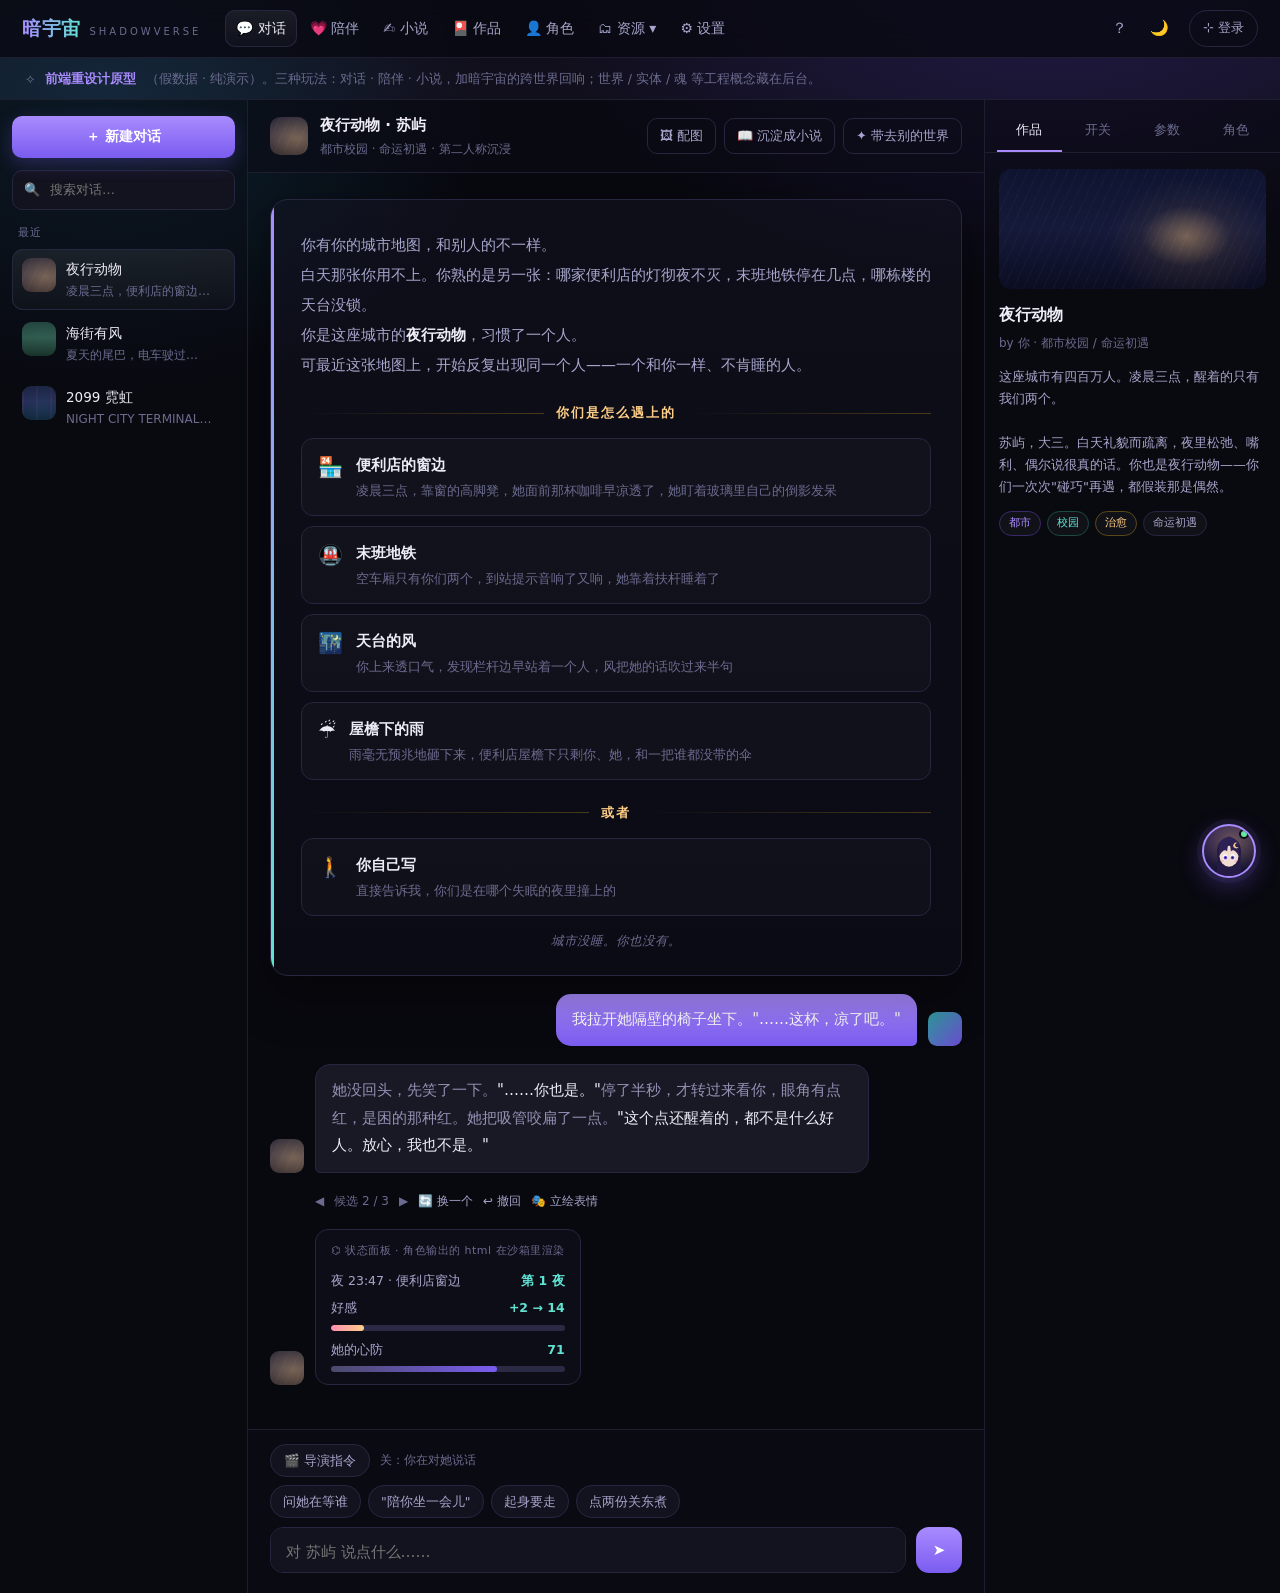
<file: ui-prototype.html>
<!DOCTYPE html>
<html lang="zh">
<head>
<meta charset="utf-8">
<meta name="viewport" content="width=device-width, initial-scale=1">
<title>暗宇宙 · ShadowVerse —— 前端重设计原型</title>
<style>
:root{
  --bg:#08080f; --bg-glow1:#1c1640; --bg-glow2:#0c2330;
  --surface:#13131f; --surface2:#191926; --surface3:#20203140;
  --line:#262640; --line-soft:#1e1e30;
  --ink:#edecf6; --dim:#a6a6cc; --faint:#6b6b8f;
  --violet:#a98bff; --violet-d:#7a5cf0; --cyan:#5fe3d2; --gold:#ffce86; --rose:#ff8fb0;
  --good:#62e6a4; --bad:#ff6f7d;
  --radius:16px; --radius-sm:11px;
  --shadow:0 18px 50px #00000066;
}
*{box-sizing:border-box}
html,body{height:100%}
body{
  margin:0;color:var(--ink);
  font:15px/1.7 -apple-system,system-ui,"Segoe UI","Noto Sans SC","Microsoft YaHei",sans-serif;
  background:
    radial-gradient(900px 600px at 82% -8%, var(--bg-glow1) 0%, transparent 60%),
    radial-gradient(700px 520px at 8% 12%, var(--bg-glow2) 0%, transparent 55%),
    var(--bg);
  background-attachment:fixed;
}
a{color:inherit;text-decoration:none;cursor:pointer}
button{font:inherit;cursor:pointer}
::-webkit-scrollbar{width:10px;height:10px}
::-webkit-scrollbar-thumb{background:#2a2a44;border-radius:8px;border:2px solid transparent;background-clip:content-box}
::-webkit-scrollbar-thumb:hover{background:#3a3a5c;background-clip:content-box}

/* ---------- top bar ---------- */
.topbar{
  position:sticky;top:0;z-index:30;display:flex;align-items:center;gap:6px;
  padding:0 22px;height:58px;
  background:#0a0a14cc;backdrop-filter:blur(14px);border-bottom:1px solid var(--line-soft);
}
.brand{display:flex;align-items:baseline;gap:9px;margin-right:18px;user-select:none}
.brand .logo{font-size:19px;font-weight:800;letter-spacing:.5px;
  background:linear-gradient(92deg,var(--violet),var(--cyan));-webkit-background-clip:text;background-clip:text;color:transparent}
.brand .en{font-size:10px;letter-spacing:3px;color:var(--faint);text-transform:uppercase}
.nav{display:flex;gap:2px}
.nav a{display:flex;align-items:center;gap:6px;padding:7px 11px;border-radius:10px;color:var(--dim);font-size:14px;transition:.15s}
.nav a .ic{width:16px;height:16px;opacity:.85}
.nav a:hover{background:#ffffff0a;color:var(--ink)}
.nav a.on{color:var(--ink);background:linear-gradient(180deg,#ffffff12,#ffffff06);box-shadow:inset 0 0 0 1px var(--line)}
.spacer{flex:1}
.iconbtn{width:34px;height:34px;display:grid;place-items:center;border-radius:9px;color:var(--dim);background:transparent;border:none;transition:.15s}
.iconbtn:hover{background:#ffffff0d;color:var(--ink)}
.loginpill{margin-left:6px;display:flex;align-items:center;gap:7px;padding:6px 13px;border-radius:20px;border:1px solid var(--line);color:var(--dim);font-size:13px}
.loginpill:hover{border-color:var(--violet);color:var(--ink)}

.page{display:none;animation:fade .25s ease}
.page.on{display:block}
@keyframes fade{from{opacity:0;transform:translateY(6px)}to{opacity:1;transform:none}}
.wrap{max-width:1280px;margin:0 auto;padding:30px 26px 80px}

/* ---------- buttons / chips ---------- */
.btn{display:inline-flex;align-items:center;gap:7px;border:none;border-radius:10px;padding:9px 16px;font-size:14px;font-weight:600;color:#fff;
  background:linear-gradient(180deg,var(--violet),var(--violet-d));box-shadow:0 6px 18px #7a5cf044;transition:.15s}
.btn:hover{filter:brightness(1.08);transform:translateY(-1px)}
.btn.ghost{background:transparent;color:var(--dim);border:1px solid var(--line);box-shadow:none;font-weight:500}
.btn.ghost:hover{border-color:var(--violet);color:var(--ink)}
.btn.sm{padding:6px 12px;font-size:13px}
.btn.ai{background:linear-gradient(92deg,#6a4ad0,#2f9e9e)}
.searchbar{flex:1;display:flex;align-items:center;gap:9px;background:var(--surface);border:1px solid var(--line);border-radius:12px;padding:9px 14px;color:var(--faint)}
.searchbar input{flex:1;background:transparent;border:none;outline:none;color:var(--ink);font:inherit}
.chips{display:flex;gap:8px;flex-wrap:wrap;margin:16px 0 22px}
.fchip{padding:6px 14px;border-radius:20px;font-size:13px;color:var(--dim);background:var(--surface);border:1px solid var(--line);transition:.15s}
.fchip:hover{color:var(--ink);border-color:#3a3a5c}
.fchip.on{color:#fff;background:linear-gradient(180deg,var(--violet),var(--violet-d));border-color:transparent}

/* ---------- works gallery ---------- */
.page-head{display:flex;align-items:center;gap:14px;margin-bottom:8px}
.page-head h1{font-size:24px;margin:0;letter-spacing:.5px}
.page-head .sub{color:var(--faint);font-size:13px}
.toolrow{display:flex;align-items:center;gap:10px;margin:18px 0 4px}
.works{display:grid;grid-template-columns:repeat(auto-fill,minmax(280px,1fr));gap:20px}
.work{background:var(--surface);border:1px solid var(--line);border-radius:var(--radius);overflow:hidden;cursor:pointer;transition:.18s;position:relative}
.work:hover{transform:translateY(-4px);border-color:#3b3b62;box-shadow:var(--shadow)}
.cover{height:168px;position:relative;overflow:hidden}
.cover .sigil{position:absolute;right:14px;bottom:12px;font-size:30px;filter:drop-shadow(0 2px 6px #0008)}
.cover .vig{position:absolute;inset:0;background:linear-gradient(180deg,transparent 40%,#0b0b13 100%)}
.work .body{padding:14px 16px 16px}
.work h3{margin:0 0 5px;font-size:17px;display:flex;align-items:center;gap:8px}
.work .desc{color:var(--dim);font-size:13px;line-height:1.6;display:-webkit-box;-webkit-line-clamp:2;-webkit-box-orient:vertical;overflow:hidden;min-height:42px}
.tags{display:flex;gap:6px;flex-wrap:wrap;margin-top:10px}
.tag{font-size:11px;padding:2px 9px;border-radius:20px;color:var(--dim);background:#ffffff08;border:1px solid var(--line)}
.tag.v{color:var(--violet);border-color:#3a2a6a}.tag.c{color:var(--cyan);border-color:#1c4a45}.tag.g{color:var(--gold);border-color:#5a4a1a}
.work .foot{display:flex;align-items:center;justify-content:space-between;margin-top:12px;color:var(--faint);font-size:12px}
.work .menu{position:absolute;top:10px;right:10px;width:28px;height:28px;border-radius:8px;background:#0009;color:#fff;display:grid;place-items:center;opacity:0;transition:.15s}
.work:hover .menu{opacity:1}
.newcard{border:1px dashed var(--line);background:#ffffff04;display:grid;place-items:center;min-height:280px;color:var(--faint);text-align:center}
.newcard:hover{border-color:var(--violet);color:var(--ink)}

/* covers (gradient art placeholders) */
.cv-night{background:
  repeating-linear-gradient(115deg,#ffffff07 0 1px,transparent 1px 9px),
  radial-gradient(120px 90px at 72% 60%, #ffb86322 0%, transparent 70%),
  radial-gradient(60px 40px at 70% 56%, #ffcf8a55 0%, transparent 75%),
  linear-gradient(180deg,#0e1430 0%,#161a3a 50%,#0b0d22 100%)}
.cv-wuxia{background:
  radial-gradient(200px 120px at 30% 20%, #ffffff14 0%, transparent 60%),
  linear-gradient(180deg,#1b2230 0%,#2a3340 40%,#10151c 100%)}
.cv-cyber{background:
  repeating-linear-gradient(90deg,#ff4d9d10 0 2px,transparent 2px 14px),
  radial-gradient(140px 100px at 60% 70%, #2fd6ff33 0%, transparent 70%),
  linear-gradient(180deg,#170a26 0%,#241038 45%,#0a0716 100%)}
.cv-heal{background:
  radial-gradient(180px 120px at 70% 30%, #8be0c422 0%, transparent 65%),
  linear-gradient(180deg,#16302e 0%,#244a3f 45%,#0e201c 100%)}

/* ---------- chat / RP ---------- */
.chatgrid{display:grid;grid-template-columns:248px 1fr 296px;gap:0;height:calc(100vh - 58px)}
.convlist{border-right:1px solid var(--line-soft);padding:16px 12px;overflow:auto;background:#0b0b1366}
.convlist .newconv{width:100%;justify-content:center;margin-bottom:12px}
.convsearch{display:flex;align-items:center;gap:8px;background:var(--surface);border:1px solid var(--line);border-radius:10px;padding:7px 11px;color:var(--faint);font-size:13px;margin-bottom:12px}
.convsearch input{flex:1;background:transparent;border:none;outline:none;color:var(--ink);font:inherit;font-size:13px}
.convgrp{font-size:11px;color:var(--faint);letter-spacing:1px;margin:14px 6px 6px}
.conv{display:flex;gap:10px;padding:9px 10px;border-radius:11px;margin-bottom:3px;transition:.12s}
.conv:hover{background:#ffffff0a}
.conv.on{background:linear-gradient(180deg,#ffffff12,#ffffff05);box-shadow:inset 0 0 0 1px var(--line)}
.conv .av{width:34px;height:34px;border-radius:9px;flex:0 0 auto;background-size:cover}
.conv .t{min-width:0}
.conv .t .nm{font-size:13.5px;color:var(--ink);white-space:nowrap;overflow:hidden;text-overflow:ellipsis}
.conv .t .pv{font-size:12px;color:var(--faint);white-space:nowrap;overflow:hidden;text-overflow:ellipsis}

.chatmain{display:flex;flex-direction:column;min-width:0;background:radial-gradient(700px 400px at 50% -20%,#15102e 0%,transparent 60%)}
.chathead{display:flex;align-items:center;gap:12px;padding:13px 22px;border-bottom:1px solid var(--line-soft);background:#0a0a1499}
.chathead .av{width:38px;height:38px;border-radius:10px;background-size:cover}
.chathead .nm{font-size:15px;font-weight:600}
.chathead .meta{font-size:12px;color:var(--faint)}
.scroll{flex:1;overflow:auto;padding:26px 0}
.thread{max-width:760px;margin:0 auto;padding:0 22px}

/* styled opening (作品 first message rendered) */
.opening{background:linear-gradient(180deg,#14142480,#0e0e1a80);border:1px solid var(--line);border-radius:18px;padding:30px 30px 24px;box-shadow:var(--shadow);position:relative;overflow:hidden}
.opening::before{content:"";position:absolute;left:0;top:0;bottom:0;width:3px;background:linear-gradient(180deg,var(--violet),var(--cyan))}
.opening .lead{color:var(--dim);line-height:2;font-size:15px}
.opening .lead b{color:var(--ink)}
.opening .div{display:flex;align-items:center;gap:12px;color:var(--gold);font-size:13px;letter-spacing:2px;margin:22px 0 14px;font-weight:600}
.opening .div::before,.opening .div::after{content:"";height:1px;flex:1;background:linear-gradient(90deg,transparent,#4a3a1a)}
.choice{display:flex;gap:13px;align-items:flex-start;padding:14px 16px;border-radius:12px;border:1px solid var(--line);background:#ffffff05;margin-bottom:10px;transition:.15s}
.choice:hover{border-color:var(--violet);background:#a98bff12;transform:translateX(3px)}
.choice .em{font-size:20px;line-height:1.4}
.choice .ct .h{font-size:14.5px;color:var(--ink);font-weight:600}
.choice .ct .d{font-size:12.5px;color:var(--faint);margin-top:2px}
.opening .free{text-align:center;color:var(--faint);font-size:12.5px;margin-top:14px;font-style:italic}

.brow{display:flex;gap:11px;margin:18px 0;align-items:flex-end}
.brow.user{flex-direction:row-reverse}
.brow .cav{width:34px;height:34px;border-radius:9px;flex:0 0 auto;background-size:cover}
.bubble{padding:12px 16px;border-radius:15px;max-width:80%;line-height:1.85;white-space:pre-wrap}
.bubble.char{background:var(--surface2);border:1px solid var(--line);border-bottom-left-radius:5px}
.bubble.char em{color:var(--dim);font-style:normal;opacity:.85}
.bubble.user{background:linear-gradient(180deg,var(--violet),var(--violet-d));color:#fff;border-bottom-right-radius:5px}

.composer{padding:14px 22px 20px;border-top:1px solid var(--line-soft);background:#0a0a14cc}
.composer .box{max-width:760px;margin:0 auto;display:flex;gap:10px;align-items:flex-end}
.composer textarea{flex:1;background:var(--surface);border:1px solid var(--line);border-radius:13px;padding:12px 15px;color:var(--ink);font:inherit;resize:none;height:46px;outline:none}
.composer textarea:focus{border-color:var(--violet)}
.sendbtn{width:46px;height:46px;border-radius:13px;border:none;display:grid;place-items:center;color:#fff;background:linear-gradient(180deg,var(--violet),var(--violet-d))}

/* right panel */
.rpanel{border-left:1px solid var(--line-soft);background:#0b0b1366;display:flex;flex-direction:column}
.ptabs{display:flex;padding:10px 12px 0;gap:4px;border-bottom:1px solid var(--line-soft)}
.ptab{flex:1;text-align:center;padding:9px 0;font-size:13px;color:var(--faint);border-bottom:2px solid transparent;transition:.15s}
.ptab:hover{color:var(--dim)}
.ptab.on{color:var(--ink);border-bottom-color:var(--violet)}
.pbody{flex:1;overflow:auto;padding:16px 14px}
.ptab-pane{display:none}.ptab-pane.on{display:block}
.cardinfo .cov{height:120px;border-radius:12px;margin-bottom:12px}
.cardinfo h3{margin:0 0 4px;font-size:16px}
.cardinfo .by{color:var(--faint);font-size:12px;margin-bottom:10px}
.cardinfo p{color:var(--dim);font-size:13px;line-height:1.7}

.sw-grp{font-size:11px;letter-spacing:1px;color:var(--faint);margin:16px 2px 8px}
.sw-grp:first-child{margin-top:0}
.sw{display:flex;align-items:center;justify-content:space-between;padding:8px 4px;border-bottom:1px solid var(--line-soft)}
.sw .l{font-size:13.5px;color:var(--dim)}
.sw .l small{display:block;color:var(--faint);font-size:11px;margin-top:1px}
.toggle{width:38px;height:22px;border-radius:20px;background:#33334e;position:relative;transition:.18s;flex:0 0 auto}
.toggle::after{content:"";position:absolute;top:2px;left:2px;width:18px;height:18px;border-radius:50%;background:#cfcfe6;transition:.18s}
.toggle.on{background:linear-gradient(90deg,var(--violet),var(--violet-d))}
.toggle.on::after{left:18px;background:#fff}
.slider-row{margin:14px 2px}
.slider-row .lab{display:flex;justify-content:space-between;font-size:13px;color:var(--dim);margin-bottom:6px}
.slider-row .lab b{color:var(--cyan)}
.track{height:6px;border-radius:6px;background:#2a2a44;position:relative}
.track .fill{position:absolute;left:0;top:0;bottom:0;border-radius:6px;background:linear-gradient(90deg,var(--violet),var(--cyan))}
.track .knob{position:absolute;top:50%;width:14px;height:14px;border-radius:50%;background:#fff;transform:translate(-50%,-50%);box-shadow:0 1px 4px #0006}

/* variable panel */
.var{margin:12px 2px}
.var .vh{display:flex;justify-content:space-between;font-size:13px;margin-bottom:5px}
.var .vh .vn{color:var(--dim)}.var .vh .vv{color:var(--cyan);font-weight:600}
.vtrack{height:8px;border-radius:6px;background:#2a2a44;overflow:hidden}
.vtrack .vf{height:100%;border-radius:6px}

/* ---------- worldbook ---------- */
.wb{display:grid;grid-template-columns:260px 1fr;gap:18px;align-items:start}
.wb .list{background:var(--surface);border:1px solid var(--line);border-radius:var(--radius);padding:8px;max-height:70vh;overflow:auto}
.wb .entry{padding:10px 12px;border-radius:10px;font-size:14px;color:var(--dim);transition:.12s;display:flex;justify-content:space-between;align-items:center}
.wb .entry:hover{background:#ffffff08;color:var(--ink)}
.wb .entry.on{background:linear-gradient(180deg,#ffffff12,#ffffff05);color:var(--ink);box-shadow:inset 0 0 0 1px var(--line)}
.wb .entry .badge{font-size:10px;padding:1px 7px;border-radius:20px;background:#a98bff22;color:var(--violet)}
.wb .editor{background:var(--surface);border:1px solid var(--line);border-radius:var(--radius);padding:22px 24px}
.field{margin-bottom:16px}
.field label{display:block;font-size:12px;color:var(--faint);margin-bottom:6px;letter-spacing:.5px}
.field input,.field textarea,.field select{width:100%;background:#0d0d18;border:1px solid var(--line);border-radius:10px;padding:10px 13px;color:var(--ink);font:inherit;outline:none}
.field textarea{resize:vertical;line-height:1.8}
.field input:focus,.field textarea:focus,.field select:focus{border-color:var(--violet)}
.kwrow{display:flex;gap:6px;flex-wrap:wrap}
.kw{font-size:12px;padding:3px 10px;border-radius:20px;background:#a98bff18;border:1px solid #3a2a6a;color:var(--violet)}
.grid2{display:grid;grid-template-columns:1fr 1fr;gap:16px}
.swline{display:flex;align-items:center;justify-content:space-between;padding:9px 0;border-bottom:1px solid var(--line-soft);font-size:13.5px;color:var(--dim)}

/* ---------- presets ---------- */
.preset-head{display:flex;gap:10px;align-items:center;margin-bottom:18px}
.preset-head select{background:var(--surface);border:1px solid var(--line);border-radius:10px;padding:9px 13px;color:var(--ink);font:inherit;outline:none}
.modlist{display:flex;flex-direction:column;gap:10px;max-width:760px}
.mod{display:flex;align-items:center;gap:14px;background:var(--surface);border:1px solid var(--line);border-radius:12px;padding:14px 16px;transition:.15s}
.mod:hover{border-color:#3a3a5c}
.mod .grip{color:var(--faint)}
.mod .info{flex:1}
.mod .info .h{font-size:14.5px;display:flex;align-items:center;gap:8px}
.mod .info .d{font-size:12.5px;color:var(--faint);margin-top:2px}
.pill{font-size:10px;padding:1px 8px;border-radius:20px;border:1px solid var(--line)}
.pill.sys{color:var(--cyan);border-color:#1c4a45}.pill.style{color:var(--gold);border-color:#5a4a1a}.pill.guard{color:var(--rose);border-color:#5a2336}

/* ---------- settings ---------- */
.set-tabs{display:inline-flex;gap:4px;background:var(--surface);border:1px solid var(--line);border-radius:12px;padding:5px;margin-bottom:24px;flex-wrap:wrap}
.set-tab{padding:8px 16px;border-radius:9px;font-size:13.5px;color:var(--dim);transition:.15s}
.set-tab:hover{color:var(--ink)}
.set-tab.on{color:#fff;background:linear-gradient(180deg,var(--violet),var(--violet-d))}
.set-pane{display:none;max-width:640px}.set-pane.on{display:block}

.note{color:var(--faint);font-size:12.5px;margin-top:6px;line-height:1.6}
.banner{max-width:1280px;margin:0 auto;padding:10px 26px;display:flex;align-items:center;gap:10px;font-size:12.5px;color:var(--faint);
  background:#a98bff0d;border-bottom:1px solid var(--line-soft)}
.banner b{color:var(--violet)}
.empty{color:var(--faint);text-align:center;padding:50px}

/* ---------- companion (虚拟女友) ---------- */
.comp{display:grid;grid-template-columns:300px 1fr;gap:22px;align-items:start}
.her{background:var(--surface);border:1px solid var(--line);border-radius:var(--radius);overflow:hidden;position:sticky;top:78px}
.her .portrait{height:340px;position:relative}
.her .portrait .vig{position:absolute;inset:0;background:linear-gradient(180deg,transparent 45%,#0b0b13f2 100%)}
.her .portrait .name{position:absolute;left:16px;bottom:14px}
.her .portrait .name b{display:block;font-size:21px}
.her .portrait .name span{font-size:12px;color:var(--dim)}
.her .stat{padding:14px 16px}
.her .stat .line{display:flex;align-items:center;gap:9px;color:var(--dim);font-size:13px;margin-bottom:7px}
.her .stat .line i{color:var(--cyan);font-style:normal;width:14px;text-align:center}
.compmain>section{background:var(--surface);border:1px solid var(--line);border-radius:var(--radius);padding:18px 20px;margin-bottom:18px}
.compmain h2{font-size:14px;margin:0 0 14px;color:var(--ink);display:flex;align-items:center;gap:10px}
.compmain h2 small{color:var(--faint);font-weight:400;font-size:12px}
.rel{display:grid;grid-template-columns:1fr 1fr;gap:14px 28px}
.relrow .rt{display:flex;justify-content:space-between;font-size:13px;margin-bottom:5px}
.relrow .rt .rn{color:var(--dim)}.relrow .rt .rv{color:var(--cyan);font-weight:600}
.reltrack{height:7px;border-radius:6px;background:#2a2a44;overflow:hidden}
.reltrack .rf{height:100%;border-radius:6px}
.stage{display:inline-flex;align-items:center;gap:8px;background:#a98bff18;border:1px solid #3a2a6a;color:var(--violet);border-radius:20px;padding:5px 14px;font-size:13px}
.mem{border-left:2px solid var(--gold);padding:6px 16px;color:var(--dim);font-style:italic;line-height:1.9;background:#ffce8608}
.proactive{display:flex;gap:11px;align-items:flex-start;background:#0d0d18;border:1px solid var(--line);border-radius:12px;padding:13px 15px}
.proactive .av{width:36px;height:36px;border-radius:9px;flex:0 0 auto;background-size:cover}
.proactive .txt{font-size:14px;line-height:1.8}
.proactive .when{color:var(--faint);font-size:11px;margin-top:5px}
.miles{position:relative;border-left:2px solid var(--line);margin-left:6px;padding-left:18px}
.mile{position:relative;margin-bottom:14px}
.mile:last-child{margin-bottom:0}
.mile::before{content:"";position:absolute;left:-25px;top:6px;width:9px;height:9px;border-radius:50%;background:var(--violet)}
.mile .mt{font-size:11px;color:var(--faint)}
.mile .md{font-size:13.5px;color:var(--dim);margin-top:2px;line-height:1.7}

/* ---------- novel (小说创作) ---------- */
.novel{display:grid;grid-template-columns:230px 1fr 252px;height:calc(100vh - 58px)}
.nv-side{border-right:1px solid var(--line-soft);padding:16px 12px;overflow:auto;background:#0b0b1366}
.nv-side .grp{font-size:11px;color:var(--faint);letter-spacing:1px;margin:6px 6px 8px}
.nv-ch{padding:9px 11px;border-radius:9px;font-size:13.5px;color:var(--dim);transition:.12s;display:flex;justify-content:space-between;gap:8px}
.nv-ch:hover{background:#ffffff0a;color:var(--ink)}
.nv-ch.on{background:linear-gradient(180deg,#ffffff12,#ffffff05);color:var(--ink);box-shadow:inset 0 0 0 1px var(--line)}
.nv-ch .w{color:var(--faint);font-size:11px;flex:0 0 auto}
.nv-read{overflow:auto;background:radial-gradient(700px 360px at 50% -20%,#15102e 0%,transparent 60%)}
.reader2{max-width:660px;margin:0 auto;padding:42px 30px 70px}
.reader2 .ch-t{font-size:12px;color:var(--faint);letter-spacing:6px;text-align:center;margin-bottom:8px}
.reader2 h2{font-size:25px;text-align:center;margin:0 0 32px;font-weight:600;letter-spacing:1px}
.reader2 .prose{font-family:Georgia,"Songti SC","Noto Serif SC",serif;font-size:17px;line-height:2.2;color:#dadaec}
.reader2 .prose p{margin:0 0 18px;text-indent:2em}
.contbar{max-width:660px;margin:26px auto 0;display:flex;gap:10px;justify-content:center;flex-wrap:wrap;border-top:1px solid var(--line-soft);padding-top:24px}
.nv-meta{border-left:1px solid var(--line-soft);padding:18px 16px;overflow:auto;background:#0b0b1366}
.nv-meta h3{font-size:12px;color:var(--faint);letter-spacing:1px;margin:18px 0 10px}
.nv-meta h3:first-child{margin-top:0}
.metarow{display:flex;justify-content:space-between;font-size:13px;color:var(--dim);padding:6px 0;border-bottom:1px solid var(--line-soft)}
.metarow b{color:var(--ink);font-weight:600}
.hook{font-size:12.5px;color:var(--dim);padding:8px 0;border-bottom:1px solid var(--line-soft);display:flex;gap:9px;align-items:flex-start;line-height:1.5}
.hdot{width:7px;height:7px;border-radius:50%;flex:0 0 auto;margin-top:5px}
.hdot.open{background:var(--gold)}.hdot.done{background:var(--good)}.hdot.alpha{background:var(--rose)}
.pipe{display:flex;gap:6px;flex-wrap:wrap}
.pipe .step{font-size:11px;padding:3px 10px;border-radius:20px;border:1px solid var(--line);color:var(--faint)}
.pipe .step.done{color:var(--good);border-color:#1c4a3a}
.pipe .step.now{color:var(--violet);border-color:#3a2a6a}

/* ---------- characters (角色) ---------- */
.chars{display:grid;grid-template-columns:repeat(auto-fill,minmax(210px,1fr));gap:18px}
.charcard{background:var(--surface);border:1px solid var(--line);border-radius:var(--radius);padding:20px 18px;text-align:center;cursor:pointer;transition:.18s;position:relative}
.charcard:hover{transform:translateY(-4px);border-color:#3b3b62;box-shadow:var(--shadow)}
.charcard .av{width:88px;height:88px;border-radius:50%;margin:0 auto 12px;border:2px solid var(--line);background-size:cover}
.charcard h3{margin:0 0 3px;font-size:16px}
.charcard .role{font-size:12px;color:var(--faint);margin-bottom:9px}
.charcard .from{font-size:12px;color:var(--dim)}
.charcard .xw{position:absolute;top:12px;right:12px;font-size:10px;color:var(--violet);background:#a98bff18;border:1px solid #3a2a6a;border-radius:20px;padding:2px 9px}
.charcard.newcard{display:grid;place-items:center;min-height:220px}

/* ---------- 悬浮看板娘（缩=小标 / 展=立绘）---------- */
.kanban{position:fixed;right:24px;bottom:22px;z-index:80;display:flex;flex-direction:column;align-items:flex-end}
@keyframes kpulse{0%,100%{box-shadow:0 0 0 0 #62e6a466}50%{box-shadow:0 0 0 6px #62e6a400}}
.kb-mini{width:54px;height:54px;border-radius:50%;border:2px solid var(--violet);cursor:pointer;position:relative;overflow:hidden;
  background:radial-gradient(50px 42px at 58% 30%,#ffcf8a55,transparent 70%),linear-gradient(160deg,#2a1c52,#13132a);
  box-shadow:0 8px 24px #7a5cf055,0 0 0 5px #a98bff12;transition:.18s}
.kb-mini:hover{transform:scale(1.08)}
.kb-mini svg{position:absolute;left:50%;bottom:-2px;transform:translateX(-50%);height:52px;width:auto}
.kb-mini .dot{position:absolute;top:3px;right:5px;width:10px;height:10px;border-radius:50%;background:var(--good);border:2px solid #0b0b13;animation:kpulse 2.2s infinite;z-index:2}
.kb-stage{display:none;align-items:flex-end;gap:12px}
.kb-stage.on{display:flex;animation:fade .25s}
.kb-opts{display:flex;flex-direction:column;align-items:flex-end;gap:9px;margin-bottom:26px}
.kb-say{max-width:210px;background:var(--surface2);border:1px solid var(--line);border-radius:14px;border-bottom-right-radius:4px;padding:10px 13px;font-size:12.5px;color:var(--dim);line-height:1.65;box-shadow:var(--shadow);margin-bottom:3px}
.kb-say b{color:var(--ink)}
.kb-opt{display:inline-flex;align-items:center;gap:8px;background:#15131fe6;backdrop-filter:blur(6px);border:1px solid var(--line);border-radius:22px;padding:9px 16px;font-size:13px;color:var(--dim);cursor:pointer;box-shadow:var(--shadow);transition:.14s;white-space:nowrap}
.kb-opt:hover{border-color:var(--violet);color:var(--ink);transform:translateX(-4px)}
.kb-figure{position:relative;filter:drop-shadow(0 10px 16px #000a) drop-shadow(0 0 26px #7a5cf040)}
.kb-figure svg{height:330px;width:auto;display:block}
.kb-figure .kb-close{position:absolute;top:2px;right:2px;width:24px;height:24px;border-radius:50%;border:none;background:#0009;color:#fff;font-size:12px;cursor:pointer;z-index:3}
.kb-figure .kb-close:hover{background:#000d}

/* ---------- right-panel 角色 tab ---------- */
.pchar{border:1px solid var(--line);border-radius:12px;background:#ffffff05;padding:11px 12px;margin-bottom:10px}
.pchar .hd{display:flex;gap:10px;align-items:center}
.pchar .hd .av{width:40px;height:40px;border-radius:10px;flex:0 0 auto;background-size:cover}
.pchar .hd .t{flex:1;min-width:0}
.pchar .hd .nm{font-size:13.5px;color:var(--ink)}
.pchar .hd .rl{font-size:11px;color:var(--faint);margin-top:1px}
.pchar .hd .toggle{flex:0 0 auto}
.pchar .ops{display:flex;gap:6px;margin-top:10px}
.pchar .op{flex:1;text-align:center;font-size:11.5px;color:var(--dim);border:1px solid var(--line);border-radius:8px;padding:5px 0;cursor:pointer;transition:.13s}
.pchar .op:hover{border-color:var(--violet);color:var(--ink)}

/* chat header 行内动作 */
.ch-acts{margin-left:auto;display:flex;gap:8px;flex-wrap:wrap}
/* 角色卡 跨世界化身 */
.charcard .incar{font-size:11px;color:var(--violet);margin-top:7px}
/* ---------- 素材库 ---------- */
.assetsec{margin-bottom:26px}
.assetsec h2{font-size:13px;color:var(--faint);letter-spacing:1px;border-bottom:1px solid var(--line-soft);padding-bottom:8px;margin:0 0 14px;display:flex;justify-content:space-between;align-items:center}
.assetsec h2 a{font-size:12px;color:var(--violet);cursor:pointer}
.assetgrid{display:grid;grid-template-columns:repeat(auto-fill,minmax(178px,1fr));gap:14px}
.asset{background:var(--surface);border:1px solid var(--line);border-radius:12px;padding:14px;cursor:pointer;transition:.15s}
.asset:hover{border-color:var(--violet);transform:translateY(-3px)}
.asset .thumb{height:88px;border-radius:8px;margin-bottom:10px;position:relative;overflow:hidden}
.asset .thumb .em{position:absolute;right:8px;bottom:6px;font-size:22px;filter:drop-shadow(0 2px 5px #0008)}
.asset h4{margin:0 0 5px;font-size:14px;display:flex;align-items:center;gap:7px}
.asset .d{font-size:12px;color:var(--faint);line-height:1.55}
.asset .ty{font-size:10px;color:var(--violet);background:#a98bff18;border:1px solid #3a2a6a;border-radius:20px;padding:1px 8px;font-weight:400}

/* 作品页:视图切换 / 模式带 / 星图 / 编年史 */
.viewsw{margin-left:auto;display:inline-flex;gap:3px;background:var(--surface);border:1px solid var(--line);border-radius:10px;padding:4px}
.vbtn{padding:6px 13px;border-radius:8px;font-size:13px;color:var(--dim);cursor:pointer;transition:.13s}
.vbtn:hover{color:var(--ink)}
.vbtn.on{color:#fff;background:linear-gradient(180deg,var(--violet),var(--violet-d))}
.wview{display:none}.wview.on{display:block;animation:fade .2s}
.modebar{display:flex;align-items:center;gap:8px;flex-wrap:wrap;background:var(--surface);border:1px solid var(--line);border-radius:14px;padding:12px 16px;margin-bottom:18px}
.modebar .ml{font-size:13px;color:var(--faint)}
.mchip{font-size:12.5px;padding:5px 12px;border-radius:20px;border:1px solid var(--line);color:var(--dim);background:#ffffff05;cursor:pointer;transition:.13s}
.mchip:hover{border-color:var(--violet);color:var(--ink)}
.mchip.core{color:var(--violet);border-color:#3a2a6a;background:#a98bff14}
.nexusmap{background:var(--surface);border:1px solid var(--line);border-radius:16px;padding:10px}
.nexusmap svg{width:100%;height:auto;display:block}
.nx-edge{stroke:#5a4a9a;stroke-width:1.5;stroke-dasharray:5 5;opacity:.7}
.nx-elabel{fill:var(--cyan);font-size:12px;text-anchor:middle}
.nx-node circle{stroke-width:2;cursor:pointer;transition:.15s}
.nx-node:hover circle{filter:brightness(1.25)}
.nx-name{fill:var(--ink);font-size:13px;text-anchor:middle}
.chron{border-left:2px solid var(--line);margin-left:8px;padding-left:20px}
.cev{position:relative;margin-bottom:16px}
.cev::before{content:"";position:absolute;left:-27px;top:5px;width:10px;height:10px;border-radius:50%;background:var(--violet);border:2px solid var(--bg)}
.cev.star::before{background:var(--gold)}
.cev.xw::before{background:var(--cyan)}
.cev .w{font-size:11px;color:var(--faint)}
.cev .h{font-size:14.5px;color:var(--ink);margin-top:2px}
.cev .h .star{color:var(--gold);font-size:12px;margin-left:6px}
.cev .d{font-size:12.5px;color:var(--dim);margin-top:3px;line-height:1.6}
/* 对话页:swipe / 状态面板 HUD / 快速回复 */
.swipe{display:flex;align-items:center;gap:10px;font-size:12px;color:var(--faint);margin:3px 0 0 45px}
.swipe a{cursor:pointer;color:var(--dim)}.swipe a:hover{color:var(--ink)}
.hud{background:#0d0d18;border:1px solid var(--line);border-radius:13px;padding:12px 15px;max-width:80%}
.hud .ht{color:var(--faint);font-size:11px;margin-bottom:9px;letter-spacing:.5px}
.hud .hrow{display:flex;justify-content:space-between;font-size:12.5px;color:var(--dim);margin-bottom:6px}
.hud .hrow b{color:var(--cyan);font-weight:600}
.hud .hbar{height:6px;border-radius:5px;background:#2a2a44;overflow:hidden;margin-top:4px}
.hud .hbar .f{height:100%;border-radius:5px}
.qrbar{max-width:760px;margin:0 auto;display:flex;gap:7px;flex-wrap:wrap;padding:0 0 9px}
.qr{font-size:12.5px;padding:5px 12px;border-radius:16px;border:1px solid var(--line);color:var(--dim);background:var(--surface);cursor:pointer;transition:.13s}
.qr:hover{border-color:var(--violet);color:var(--ink)}
/* 响应式适配 */
@media(max-width:1024px){
  .chatgrid{grid-template-columns:1fr;height:auto}
  .convlist,.rpanel{display:none}
  .novel{grid-template-columns:1fr;height:auto}
  .nv-side,.nv-meta{display:none}
  .comp{grid-template-columns:1fr}
  .her{position:static}
  .wb{grid-template-columns:1fr}
}

/* 导演指令 OOC 通道 */
.oocbar{max-width:760px;margin:0 auto;display:flex;align-items:center;gap:10px;padding:0 0 8px}
.ooc-toggle{font-size:12.5px;padding:5px 13px;border-radius:16px;border:1px solid var(--line);color:var(--dim);background:var(--surface);cursor:pointer;transition:.13s;white-space:nowrap}
.ooc-toggle:hover{border-color:var(--gold);color:var(--ink)}
.ooc-toggle.on{color:var(--gold);border-color:#5a4a1a;background:#ffce8614}
.ooc-hint{font-size:11.5px;color:var(--faint)}
.composer.director textarea{border-color:var(--gold)}
.composer.director .sendbtn{background:linear-gradient(180deg,var(--gold),#d9a93f)}
.qrbar.dir{display:none}
.composer.director .qrbar:not(.dir){display:none}
.composer.director .qrbar.dir{display:flex}
.qrbar.dir .qr{border-style:dashed;color:var(--gold)}
/* 消息悬停菜单 + 记忆溯源 */
.bcol{display:flex;flex-direction:column;max-width:80%}
.bcol .bubble{max-width:none}
.mtools{display:none;gap:13px;font-size:11.5px;color:var(--faint);margin:5px 0 0 2px}
.brow.msg:hover .mtools{display:flex}
.mtools a{cursor:pointer}.mtools a:hover{color:var(--ink)}
.trace{display:none;margin:8px 0 0 2px;background:#0d0d18;border:1px solid var(--line);border-radius:11px;padding:11px 13px;font-size:12px;color:var(--dim);max-width:520px}
.trace.on{display:block;animation:fade .2s}
.trace .tt{color:var(--faint);font-size:11px;letter-spacing:.5px;margin-bottom:9px}
.trace .tr{display:flex;gap:8px;margin-bottom:7px;line-height:1.5}
.trace .tk{color:var(--faint);flex:0 0 70px}
.tag2{display:inline-block;font-size:11px;padding:1px 8px;border-radius:20px;border:1px solid #3a2a6a;color:var(--violet);background:#a98bff14;margin:0 4px 4px 0}
/* 当前驱动 Active Drives */
.drives{background:#0d0d18;border:1px solid var(--line);border-radius:12px;padding:12px 13px;margin-bottom:14px}
.drives .dh{font-size:11px;color:var(--faint);letter-spacing:.5px;margin-bottom:10px}
.drive{display:flex;align-items:center;gap:9px;margin-bottom:9px}
.drive:last-child{margin-bottom:0}
.drive .di{width:18px;height:18px;border-radius:50%;background:#a98bff22;color:var(--violet);font-size:11px;display:grid;place-items:center;flex:0 0 auto}
.drive .dt{flex:1;font-size:13px;color:var(--dim)}
.drive .db{width:46px;height:5px;border-radius:4px;background:#2a2a44;overflow:hidden;flex:0 0 auto}
.drive .db .f{display:block;height:100%;background:linear-gradient(90deg,var(--violet),var(--cyan))}
/* 看板娘控制台 */
.kb-console{font-size:11px;color:var(--faint);background:#0d0d18cc;border:1px solid var(--line);border-radius:12px;padding:7px 11px;backdrop-filter:blur(6px);box-shadow:var(--shadow);white-space:nowrap}
/* 导航:资源下拉 */
.navdrop{position:relative}
.navdrop>.dt{display:flex;align-items:center;gap:6px;padding:7px 11px;border-radius:10px;color:var(--dim);font-size:14px;cursor:pointer;transition:.15s}
.navdrop:hover>.dt{background:#ffffff0a;color:var(--ink)}
.navmenu{display:none;position:absolute;top:100%;left:0;margin-top:6px;background:var(--surface2);border:1px solid var(--line);border-radius:12px;box-shadow:var(--shadow);padding:6px;min-width:148px;z-index:40}
.navdrop:hover .navmenu{display:block}
.navmenu a{display:block;padding:8px 12px;border-radius:8px;color:var(--dim);font-size:14px}
.navmenu a:hover{background:#ffffff0a;color:var(--ink)}
/* 回响:离别场景（产品里情感浓度最高的一刻） */
.farewell{display:none;position:fixed;inset:0;z-index:100;background:radial-gradient(820px 620px at 50% 28%,#1a1338 0%,#06060c 72%);align-items:center;justify-content:center;padding:30px;animation:fade .3s}
.farewell.on{display:flex}
.fw-card{max-width:450px;text-align:center}
.fw-portrait{width:118px;height:118px;border-radius:50%;margin:0 auto 22px;border:2px solid var(--violet);box-shadow:0 0 50px #7a5cf055;background-size:cover}
.fw-k{font-size:12px;letter-spacing:4px;color:var(--gold);margin-bottom:14px}
.fw-card h2{font-size:22px;margin:0 0 20px;font-weight:600}
.fw-say{font-size:16px;color:var(--ink);line-height:2.1;font-style:italic;margin-bottom:14px}
.fw-note{font-size:13px;color:var(--dim);line-height:1.85;margin-bottom:28px}
.fw-acts{display:flex;gap:12px;justify-content:center;flex-wrap:wrap}
</style>
</head>
<body>

<div class="topbar">
  <div class="brand"><span class="logo">暗宇宙</span><span class="en">ShadowVerse</span></div>
  <nav class="nav" id="nav">
    <a data-p="chat" class="on">💬 对话</a>
    <a data-p="companion">💗 陪伴</a>
    <a data-p="novel">✍ 小说</a>
    <a data-p="works">🎴 作品</a>
    <a data-p="chars">👤 角色</a>
    <div class="navdrop"><span class="dt">🗂 资源 ▾</span>
      <div class="navmenu"><a data-p="worldbook">📜 世界书</a><a data-p="assets">🧩 素材</a><a data-p="presets">🎚 预设</a></div>
    </div>
    <a data-p="settings">⚙ 设置</a>
  </nav>
  <div class="spacer"></div>
  <button class="iconbtn" title="帮助">？</button>
  <button class="iconbtn" title="主题">🌙</button>
  <a class="loginpill">⊹ 登录</a>
</div>
<div class="banner">⟡ <b>前端重设计原型</b>（假数据 · 纯演示）。三种玩法：对话 · 陪伴 · 小说，加暗宇宙的跨世界回响；世界 / 实体 / 魂 等工程概念藏在后台。</div>

<!-- ================= 对话 / 扮演 ================= -->
<div class="page on" id="page-chat">
  <div class="chatgrid">
    <!-- conversation list -->
    <div class="convlist">
      <button class="btn newconv">＋ 新建对话</button>
      <div class="convsearch">🔍 <input placeholder="搜索对话…"></div>
      <div class="convgrp">最近</div>
      <div class="conv on">
        <div class="av cv-night"></div>
        <div class="t"><div class="nm">夜行动物</div><div class="pv">凌晨三点，便利店的窗边…</div></div>
      </div>
      <div class="conv">
        <div class="av cv-heal"></div>
        <div class="t"><div class="nm">海街有风</div><div class="pv">夏天的尾巴，电车驶过…</div></div>
      </div>
      <div class="conv">
        <div class="av cv-cyber"></div>
        <div class="t"><div class="nm">2099 霓虹</div><div class="pv">NIGHT CITY TERMINAL…</div></div>
      </div>
    </div>

    <!-- chat main -->
    <div class="chatmain">
      <div class="chathead">
        <div class="av cv-night"></div>
        <div><div class="nm">夜行动物 · 苏屿</div><div class="meta">都市校园 · 命运初遇 · 第二人称沉浸</div></div>
        <div class="ch-acts">
          <button class="btn ghost sm">🖼 配图</button>
          <button class="btn ghost sm">📖 沉淀成小说</button>
          <button class="btn ghost sm" onclick="document.getElementById('farewell').classList.add('on')">✦ 带去别的世界</button>
        </div>
      </div>
      <div class="scroll">
        <div class="thread">
          <!-- styled opening (作品 first message) -->
          <div class="opening">
            <div class="lead">
              你有你的城市地图，和别人的不一样。<br>
              白天那张你用不上。你熟的是另一张：哪家便利店的灯彻夜不灭，末班地铁停在几点，哪栋楼的天台没锁。<br>
              你是这座城市的<b>夜行动物</b>，习惯了一个人。<br>
              可最近这张地图上，开始反复出现同一个人——一个和你一样、不肯睡的人。
            </div>
            <div class="div">你们是怎么遇上的</div>
            <div class="choice"><div class="em">🏪</div><div class="ct"><div class="h">便利店的窗边</div><div class="d">凌晨三点，靠窗的高脚凳，她面前那杯咖啡早凉透了，她盯着玻璃里自己的倒影发呆</div></div></div>
            <div class="choice"><div class="em">🚇</div><div class="ct"><div class="h">末班地铁</div><div class="d">空车厢只有你们两个，到站提示音响了又响，她靠着扶杆睡着了</div></div></div>
            <div class="choice"><div class="em">🌃</div><div class="ct"><div class="h">天台的风</div><div class="d">你上来透口气，发现栏杆边早站着一个人，风把她的话吹过来半句</div></div></div>
            <div class="choice"><div class="em">☔</div><div class="ct"><div class="h">屋檐下的雨</div><div class="d">雨毫无预兆地砸下来，便利店屋檐下只剩你、她，和一把谁都没带的伞</div></div></div>
            <div class="div">或者</div>
            <div class="choice"><div class="em">🚶</div><div class="ct"><div class="h">你自己写</div><div class="d">直接告诉我，你们是在哪个失眠的夜里撞上的</div></div></div>
            <div class="free">城市没睡。你也没有。</div>
          </div>

          <!-- a sample exchange -->
          <div class="brow user"><div class="cav" style="background:linear-gradient(135deg,#2f9e9e,#6a4ad0)"></div>
            <div class="bubble user">我拉开她隔壁的椅子坐下。"……这杯，凉了吧。"</div></div>
          <div class="brow msg"><div class="cav cv-night"></div>
            <div class="bcol">
              <div class="bubble char"><em>她没回头，先笑了一下。</em>"……你也是。"<em>停了半秒，才转过来看你，眼角有点红，是困的那种红。她把吸管咬扁了一点。</em>"这个点还醒着的，都不是什么好人。放心，我也不是。"</div>
              <div class="mtools"><a onclick="document.getElementById('trace1').classList.toggle('on')">🔍 溯源</a><a>＋ 提取为世界书</a><a>🖼 配图</a><a>✎ 编辑</a></div>
              <div class="trace" id="trace1">
                <div class="tt">⌖ 这句话从哪来</div>
                <div class="tr"><span class="tk">触发世界书</span><span><span class="tag2">那家便利店</span><span class="tag2">苏屿 · 人设</span></span></div>
                <div class="tr"><span class="tk">检索记忆</span><span>初遇 · 暂无历史可检索</span></div>
                <div class="tr"><span class="tk">起作用锚点</span><span>"嘴硬心软" · "怕被看穿，又渴望被看穿"</span></div>
              </div>
            </div></div>
          <div class="swipe">◀ <span>候选 2 / 3</span> ▶ <a>🔄 换一个</a> <a>↩ 撤回</a> <a>🎭 立绘表情</a></div>
          <div class="brow"><div class="cav cv-night"></div>
            <div class="hud">
              <div class="ht">⌬ 状态面板 · 角色输出的 html 在沙箱里渲染</div>
              <div class="hrow"><span>夜 23:47 · 便利店窗边</span><b>第 1 夜</b></div>
              <div class="hrow"><span>好感</span><b>+2 → 14</b></div>
              <div class="hbar"><div class="f" style="width:14%;background:linear-gradient(90deg,var(--rose),var(--gold))"></div></div>
              <div class="hrow" style="margin-top:8px"><span>她的心防</span><b>71</b></div>
              <div class="hbar"><div class="f" style="width:71%;background:linear-gradient(90deg,#4a4a6a,#7a5cf0)"></div></div>
            </div></div>
        </div>
      </div>
      <div class="composer" id="composer">
        <div class="oocbar"><span class="ooc-toggle" id="ooctgl">🎬 导演指令</span><span class="ooc-hint" id="oochint">关：你在对她说话</span></div>
        <div class="qrbar"><span class="qr">问她在等谁</span><span class="qr">"陪你坐一会儿"</span><span class="qr">起身要走</span><span class="qr">点两份关东煮</span></div>
        <div class="qrbar dir"><span class="qr">[下一幕开始下雨]</span><span class="qr">[她更冷淡一点]</span><span class="qr">[跳到第二天清晨]</span><span class="qr">[加一段环境描写]</span></div>
        <div class="box">
          <textarea id="composerta" placeholder="对 苏屿 说点什么……"></textarea>
          <button class="sendbtn" id="sendbtn">➤</button>
        </div>
      </div>
    </div>

    <!-- right panel -->
    <div class="rpanel">
      <div class="ptabs" id="ptabs">
        <div class="ptab on" data-pt="info">作品</div>
        <div class="ptab" data-pt="sw">开关</div>
        <div class="ptab" data-pt="param">参数</div>
        <div class="ptab" data-pt="chars">角色</div>
      </div>
      <div class="pbody">
        <div class="ptab-pane on" data-pt="info">
          <div class="cardinfo">
            <div class="cov cv-night"></div>
            <h3>夜行动物</h3>
            <div class="by">by 你 · 都市校园 / 命运初遇</div>
            <p>这座城市有四百万人。凌晨三点，醒着的只有我们两个。<br><br>苏屿，大三。白天礼貌而疏离，夜里松弛、嘴利、偶尔说很真的话。你也是夜行动物——你们一次次"碰巧"再遇，都假装那是偶然。</p>
            <div class="tags"><span class="tag v">都市</span><span class="tag c">校园</span><span class="tag g">治愈</span><span class="tag">命运初遇</span></div>
          </div>
        </div>
        <div class="ptab-pane" data-pt="sw">
          <div class="sw-grp">功能</div>
          <div class="sw"><div class="l">活人感加强<small>压通用腔，让她像一个人</small></div><div class="toggle on" onclick="this.classList.toggle('on')"></div></div>
          <div class="sw"><div class="l">对白优化<small>口语化、有停顿、有潜台词</small></div><div class="toggle on" onclick="this.classList.toggle('on')"></div></div>
          <div class="sw"><div class="l">防超雄<small>不把你写成无敌主角</small></div><div class="toggle on" onclick="this.classList.toggle('on')"></div></div>
          <div class="sw"><div class="l">防抢话<small>绝不替你发言</small></div><div class="toggle on" onclick="this.classList.toggle('on')"></div></div>
          <div class="sw"><div class="l">内心话<small>显示她的内心独白</small></div><div class="toggle" onclick="this.classList.toggle('on')"></div></div>
          <div class="sw-grp">文风</div>
          <div class="sw"><div class="l">文风 · 五感<small>调动视听嗅触</small></div><div class="toggle on" onclick="this.classList.toggle('on')"></div></div>
          <div class="sw"><div class="l">白描基调<small>克制、不堆砌形容</small></div><div class="toggle on" onclick="this.classList.toggle('on')"></div></div>
          <div class="sw"><div class="l">文风 · 自然<small>去 AI 味</small></div><div class="toggle" onclick="this.classList.toggle('on')"></div></div>
          <div class="sw-grp">人称</div>
          <div class="sw"><div class="l">第二人称（你）</div><div class="toggle on" onclick="this.classList.toggle('on')"></div></div>
          <div class="sw"><div class="l">第三人称</div><div class="toggle" onclick="this.classList.toggle('on')"></div></div>
        </div>
        <div class="ptab-pane" data-pt="param">
          <div class="slider-row"><div class="lab"><span>温度 Temperature</span><b>0.9</b></div><div class="track"><div class="fill" style="width:60%"></div><div class="knob" style="left:60%"></div></div></div>
          <div class="slider-row"><div class="lab"><span>上下文长度</span><b>128K</b></div><div class="track"><div class="fill" style="width:80%"></div><div class="knob" style="left:80%"></div></div></div>
          <div class="slider-row"><div class="lab"><span>回复长度偏好</span><b>中</b></div><div class="track"><div class="fill" style="width:50%"></div><div class="knob" style="left:50%"></div></div></div>
          <div class="var"><div class="vh"><span class="vn">好感</span><span class="vv">14</span></div><div class="vtrack"><div class="vf" style="width:14%;background:linear-gradient(90deg,var(--rose),var(--gold))"></div></div></div>
          <div class="var"><div class="vh"><span class="vn">信任</span><span class="vv">22</span></div><div class="vtrack"><div class="vf" style="width:22%;background:linear-gradient(90deg,var(--violet),var(--cyan))"></div></div></div>
          <div class="var"><div class="vh"><span class="vn">心防</span><span class="vv">71</span></div><div class="vtrack"><div class="vf" style="width:71%;background:linear-gradient(90deg,#4a4a6a,#7a5cf0)"></div></div></div>
          <p class="note">变量面板由作品的「写卡器」自动识别该追踪什么，带护栏防模型乱写。</p>
        </div>
        <div class="ptab-pane" data-pt="chars">
          <div class="drives">
            <div class="dh">⚡ 当前驱动 · 苏屿此刻最想做的</div>
            <div class="drive"><span class="di">1</span><span class="dt">弄清楚你到底是谁</span><span class="db"><span class="f" style="width:82%"></span></span></div>
            <div class="drive"><span class="di">2</span><span class="dt">维持"我无所谓"的样子</span><span class="db"><span class="f" style="width:64%"></span></span></div>
            <div class="drive"><span class="di">3</span><span class="dt">不想现在回那间空房子</span><span class="db"><span class="f" style="width:51%"></span></span></div>
          </div>
          <div class="pchar">
            <div class="hd"><div class="av cv-night"></div><div class="t"><div class="nm">苏屿</div><div class="rl">主角 · ✦ 跨世界</div></div><div class="toggle on" title="在场" onclick="this.classList.toggle('on')"></div></div>
            <div class="ops"><span class="op">资料</span><span class="op">编辑</span><span class="op">立绘</span><span class="op">记忆</span></div>
            <button class="btn ghost sm" style="width:100%;justify-content:center;margin-top:9px">✦ 跨世界化身对照</button>
          </div>
          <div class="pchar">
            <div class="hd"><div class="av cv-night"></div><div class="t"><div class="nm">深夜食堂的老板</div><div class="rl">配角</div></div><div class="toggle" title="在场" onclick="this.classList.toggle('on')"></div></div>
            <div class="ops"><span class="op">资料</span><span class="op">编辑</span><span class="op">立绘</span><span class="op">记忆</span></div>
          </div>
          <button class="btn ghost sm" style="width:100%;justify-content:center;margin-top:2px">＋ 添加角色到本作品</button>
          <p class="note">「在场」决定这一场谁会开口；多个在场即群聊。<a style="color:var(--violet)">你扮演谁 ›</a></p>
        </div>
      </div>
    </div>
  </div>
</div>

<!-- ================= 作品库 ================= -->
<div class="page" id="page-works">
  <div class="wrap">
    <div class="page-head"><h1>作品</h1><span class="sub">世界孕育故事，故事留下回响</span>
      <div class="viewsw" id="worksview"><span class="vbtn on" data-v="gallery">▦ 画廊</span><span class="vbtn" data-v="nexus">✦ 星图</span><span class="vbtn" data-v="chron">📜 编年史</span></div>
    </div>
    <div class="wview on" data-v="gallery">
    <div class="modebar"><span class="ml">用任意玩法开局：</span><span class="mchip core">💬 酒馆RP</span><span class="mchip core">✍ 小说</span><span class="mchip core">💗 陪伴</span><span class="mchip">🎮 CYOA</span><span class="mchip">🎬 剧本</span><span class="mchip">🖼 漫画</span><span class="mchip">🎲 跑团</span><span class="mchip">🎵 音乐</span><span class="mchip">📚 教育</span><span class="mchip">🌙 梦境</span><span class="mchip">🧭 世界探索</span></div>
    <div class="toolrow">
      <div class="searchbar">🔍 <input placeholder="搜索作品…"></div>
      <button class="btn ghost sm">⤓ 导入</button>
      <button class="btn sm">＋ 新建作品</button>
      <button class="btn ai sm">✨ AI 制作</button>
    </div>
    <div class="chips">
      <span class="fchip on">全部</span><span class="fchip">都市</span><span class="fchip">校园</span><span class="fchip">治愈</span>
      <span class="fchip">武侠</span><span class="fchip">赛博朋克</span><span class="fchip">日式</span><span class="fchip">角色扮演</span>
    </div>
    <div class="works">
      <div class="work">
        <div class="cover cv-night"><div class="vig"></div><div class="sigil">🌃</div></div>
        <div class="body">
          <h3>夜行动物</h3>
          <div class="desc">这座城市有四百万人。凌晨三点，醒着的只有我们两个。苏屿，大三，白天礼貌疏离，夜里嘴利又温柔。</div>
          <div class="tags"><span class="tag v">都市</span><span class="tag c">校园</span><span class="tag g">治愈</span></div>
          <div class="foot"><span>by 你</span><span>💬 1</span></div>
        </div>
        <div class="menu">⋯</div>
      </div>
      <div class="work">
        <div class="cover cv-heal"><div class="vig"></div><div class="sigil">⛩️</div></div>
        <div class="body">
          <h3>海街有风</h3>
          <div class="desc">父母离婚后，你搬到临海的小镇。新的夏天，从一班慢悠悠的电车开始。</div>
          <div class="tags"><span class="tag c">日式</span><span class="tag g">治愈</span><span class="tag">青春</span></div>
          <div class="foot"><span>by 你</span><span>💬 0</span></div>
        </div>
        <div class="menu">⋯</div>
      </div>
      <div class="work">
        <div class="cover cv-cyber"><div class="vig"></div><div class="sigil">🌧️</div></div>
        <div class="body">
          <h3>2099 霓虹</h3>
          <div class="desc">夜之城的数据终端，认证已通过。流浪者、街头小子、公司员工——选一条人生道路。</div>
          <div class="tags"><span class="tag v">赛博朋克</span><span class="tag">开放世界</span><span class="tag">角色扮演</span></div>
          <div class="foot"><span>by 你</span><span>💬 3</span></div>
        </div>
        <div class="menu">⋯</div>
      </div>
      <div class="work">
        <div class="cover cv-wuxia"><div class="vig"></div><div class="sigil">⚔️</div></div>
        <div class="body">
          <h3>长夜将尽</h3>
          <div class="desc">江湖夜雨十年灯。一柄刀，一壶酒，和一个你以为再也不会重逢的人。</div>
          <div class="tags"><span class="tag g">武侠</span><span class="tag">宿命</span><span class="tag">并肩</span></div>
          <div class="foot"><span>by 你</span><span>💬 0</span></div>
        </div>
        <div class="menu">⋯</div>
      </div>
      <div class="work newcard">
        <div><div style="font-size:34px">＋</div><div style="margin-top:8px">新建作品</div><div style="font-size:12px;margin-top:4px">手写 · 导入卡 · ✨ AI 制作</div></div>
      </div>
    </div>
    </div>
    <div class="wview" data-v="nexus">
      <p class="lead" style="margin:6px 0 14px">你创造的世界与角色如何彼此相连 —— 连线上标的是在两个世界间穿行的角色（✦ 跨世界）。</p>
      <div class="nexusmap"><svg viewBox="0 0 800 380" xmlns="http://www.w3.org/2000/svg">
        <line class="nx-edge" x1="170" y1="130" x2="470" y2="100"/><text class="nx-elabel" x="320" y="103">苏屿 ✦</text>
        <line class="nx-edge" x1="470" y1="100" x2="620" y2="250"/><text class="nx-elabel" x="560" y="168">V ✦</text>
        <line class="nx-edge" x1="170" y1="130" x2="240" y2="290"/><text class="nx-elabel" x="178" y="216">同源</text>
        <g class="nx-node"><circle cx="170" cy="130" r="34" fill="#1a1730" stroke="#a98bff"/><text class="nx-name" x="170" y="187">夜行动物</text></g>
        <g class="nx-node"><circle cx="470" cy="100" r="34" fill="#0f2030" stroke="#5fe3d2"/><text class="nx-name" x="470" y="157">2099 霓虹</text></g>
        <g class="nx-node"><circle cx="620" cy="250" r="34" fill="#241d10" stroke="#ffce86"/><text class="nx-name" x="620" y="307">长夜将尽</text></g>
        <g class="nx-node"><circle cx="240" cy="290" r="34" fill="#16241a" stroke="#97c459"/><text class="nx-name" x="240" y="347">海街有风</text></g>
      </svg></div>
    </div>
    <div class="wview" data-v="chron">
      <p class="lead" style="margin:6px 0 16px">《夜行动物》编年史 —— 跨所有故事线的事件与 ★ 成长时刻，跨世界的去向也标在这里。</p>
      <div class="chron">
        <div class="cev"><div class="w">第 1 天 · 便利店</div><div class="h">初遇</div><div class="d">凌晨三点坐到她隔壁。"这个点还醒着的，都不是什么好人。"</div></div>
        <div class="cev star"><div class="w">第 9 天 · 天台</div><div class="h">她第一次松口 <span class="star">★ 成长</span></div><div class="d">说起那个不会响的手机，"心防"第一次降了一格。</div></div>
        <div class="cev"><div class="w">第 18 天 · 末班地铁</div><div class="h">并肩坐过站</div><div class="d">两个人一起坐到终点，谁都没提要下车。</div></div>
        <div class="cev star"><div class="w">第 27 天 · 便利店</div><div class="h">她第一次主动叫你 <span class="star">★ 成长</span></div><div class="d">"……要不，老地方？"——关系推进到"暧昧"。</div></div>
        <div class="cev xw"><div class="w">— · 跨世界</div><div class="h">苏屿被带入《2099 霓虹》</div><div class="d">她带着这 27 天的记忆，走进了另一个世界。</div></div>
      </div>
    </div>
  </div>
</div>

<!-- ================= 陪伴 / 虚拟女友 ================= -->
<div class="page" id="page-companion">
  <div class="wrap">
    <div class="page-head"><h1>陪伴</h1><span class="sub">一个一直在的人</span></div>
    <div class="comp" style="margin-top:18px">
      <div class="her">
        <div class="portrait cv-night"><div class="vig"></div><div class="name"><b>苏屿</b><span>大三 · 你们认识 27 天</span></div></div>
        <div class="stat">
          <div class="line"><i>◷</i> 此刻：便利店窗边，又没睡</div>
          <div class="line"><i>♡</i> 心情：困，但好像在等谁</div>
          <div class="line"><i>✎</i> 在忙：交不出去的设计作业</div>
        </div>
      </div>
      <div class="compmain">
        <section>
          <h2>关系 <small>你们之间发生过的事的总和</small></h2>
          <div class="stage">暧昧 · 第三阶段：她开始等你的消息</div>
          <div class="rel" style="margin-top:16px">
            <div class="relrow"><div class="rt"><span class="rn">好感</span><span class="rv">62</span></div><div class="reltrack"><div class="rf" style="width:62%;background:linear-gradient(90deg,var(--rose),var(--gold))"></div></div></div>
            <div class="relrow"><div class="rt"><span class="rn">心动</span><span class="rv">48</span></div><div class="reltrack"><div class="rf" style="width:48%;background:linear-gradient(90deg,var(--rose),var(--violet))"></div></div></div>
            <div class="relrow"><div class="rt"><span class="rn">信任</span><span class="rv">55</span></div><div class="reltrack"><div class="rf" style="width:55%;background:linear-gradient(90deg,var(--violet),var(--cyan))"></div></div></div>
            <div class="relrow"><div class="rt"><span class="rn">心防</span><span class="rv">41</span></div><div class="reltrack"><div class="rf" style="width:41%;background:linear-gradient(90deg,#4a4a6a,#7a5cf0)"></div></div></div>
          </div>
        </section>
        <section>
          <h2>她是谁 <small>不会变的内核 · 锚点</small></h2>
          <div class="kwrow"><span class="kw">习惯独处</span><span class="kw">夜里才真实</span><span class="kw">怕被看穿，又渴望被看穿</span><span class="kw">嘴硬心软</span></div>
        </section>
        <section>
          <h2>她给你发了条消息 <small>2 分钟前</small></h2>
          <div class="proactive">
            <div class="av cv-night"></div>
            <div><div class="txt">"又是这个点……你也没睡吧。我赌五块钱，你现在也盯着天花板。"<br>"……要不，老地方？"</div><div class="when">凌晨 3:14</div></div>
          </div>
        </section>
        <section>
          <h2>她记得 <small>从你们的共同经历里被唤起的一刻</small></h2>
          <div class="mem">"上次你说，便利店太亮，亮得没人会注意一个发呆的人。我后来想了很久——其实，我注意到你了。"</div>
        </section>
        <section>
          <h2>你们的重要时刻</h2>
          <div class="miles">
            <div class="mile"><div class="mt">第 1 天 · 便利店</div><div class="md">第一次坐到她隔壁。"这个点还醒着的，都不是什么好人。"</div></div>
            <div class="mile"><div class="mt">第 9 天 · 天台</div><div class="md">她第一次说起那个不会响的手机。你没追问，她记住了这一点。</div></div>
            <div class="mile"><div class="mt">第 27 天 · 今夜</div><div class="md">她第一次，主动叫你出来。</div></div>
          </div>
        </section>
        <section>
          <h2>✦ 回响 <small>把她带出这个世界</small></h2>
          <p style="color:var(--dim);font-size:13px;line-height:1.75;margin:0 0 13px">她已经走过 27 天的星凪夜。你可以把她从《夜行动物》里带出来——她会带着这些记忆，走进别的世界继续陪你。原来的世界照常运转，而你手里这个，是带着这段经历的她。</p>
          <button class="btn ghost sm" onclick="document.getElementById('farewell').classList.add('on')">✦ 带苏屿离开这个世界</button>
        </section>
        <div class="composer" style="border:none;padding:0;background:none">
          <div class="box" style="max-width:none"><textarea placeholder="回她……"></textarea><button class="sendbtn">➤</button></div>
        </div>
      </div>
    </div>
  </div>
</div>

<!-- ================= 小说创作 ================= -->
<div class="page" id="page-novel">
  <div class="novel">
    <div class="nv-side">
      <div class="grp">长夜将尽 · 目录</div>
      <div class="nv-ch on">第一章 · 雨夜归人 <span class="w">2.4k</span></div>
      <div class="nv-ch">第二章 · 旧刀 <span class="w">2.7k</span></div>
      <div class="nv-ch">第三章 · 酒肆相逢 <span class="w">3.1k</span></div>
      <div class="nv-ch">第四章 · 十年灯 <span class="w">2.9k</span></div>
      <div class="grp" style="margin-top:18px">大纲</div>
      <div class="nv-ch">立意 · 江湖夜雨十年灯</div>
      <div class="nv-ch">主线 · 重逢与未了的诺言</div>
      <div class="grp" style="margin-top:18px">分支 · 蝴蝶效应</div>
      <div class="nv-ch">⑂ 若沈砚先出刀 <span class="w">从①</span></div>
      <div class="nv-ch">⑂ 若蓑衣人未现身 <span class="w">从①</span></div>
    </div>
    <div class="nv-read">
      <div class="reader2">
        <div class="ch-t">第 一 章</div>
        <h2>雨夜归人</h2>
        <div class="prose">
          <p>雨是子时下起来的。沈砚把刀横在膝上，听檐角的水一滴一滴砸进青石的凹处，像是谁在数着什么。</p>
          <p>客栈的灯只剩一盏，照着空荡的堂屋。他要了一壶最劣的酒，却迟迟没有喝——他在等一个人，一个他以为这辈子都不会再等的人。</p>
          <p>门被风推开半扇，雨声忽然大了。一个披着蓑衣的身影立在门口，水顺着斗笠的边沿往下淌，看不清脸。可沈砚的手，已经先一步按在了刀柄上。</p>
          <p>"十年了。"那人开口，声音比雨还冷，"你的刀，还是这么急。"</p>
        </div>
        <div class="contbar">
          <button class="btn ghost sm">⬇ 取写作包</button>
          <button class="btn ai sm">✨ AI 写下一章</button>
          <button class="btn ghost sm">✓ 审校</button>
          <button class="btn ghost sm">🖼 配图</button>
          <button class="btn ghost sm">⤓ 导出全书</button>
        </div>
      </div>
    </div>
    <div class="nv-meta">
      <h3>本书</h3>
      <div class="metarow"><span>题材</span><b>武侠</b></div>
      <div class="metarow"><span>章数</span><b>4</b></div>
      <div class="metarow"><span>字数</span><b>11.1k</b></div>
      <div class="metarow"><span>节奏</span><b>每章一钩</b></div>
      <h3>产线 · 写→审→改→落</h3>
      <div class="pipe"><span class="step done">写手</span><span class="step done">审校</span><span class="step now">修订</span><span class="step">落章</span></div>
      <p class="note">一键跑产线，自动质检 + 反思校验全局自洽。</p>
      <h3>钩子台账</h3>
      <div class="hook"><span class="hdot alpha"></span>α 悬念：那个未了的诺言，究竟是什么</div>
      <div class="hook"><span class="hdot open"></span>沈砚的旧刀为何不肯出鞘（待回收）</div>
      <div class="hook"><span class="hdot done"></span>蓑衣人的身份（已揭 · 第一章）</div>
      <h3>角色</h3>
      <div class="metarow"><span>沈砚</span><b>主角</b></div>
      <div class="metarow"><span>蓑衣人</span><b>主角</b></div>
      <h3>质检 · 反思</h3>
      <div class="metarow"><span>句式复读</span><b style="color:var(--good)">无</b></div>
      <div class="metarow"><span>节奏红线</span><b style="color:var(--good)">达标</b></div>
      <div class="metarow"><span>全局自洽</span><b style="color:var(--gold)">1 处待查</b></div>
      <h3>一稿多吃</h3>
      <div class="pipe"><span class="step">→ CYOA</span><span class="step">→ 剧本</span><span class="step">→ 漫画</span><span class="step">→ 跑团</span></div>
    </div>
  </div>
</div>

<!-- ================= 角色 ================= -->
<div class="page" id="page-chars">
  <div class="wrap">
    <div class="page-head"><h1>角色</h1><span class="sub">住在你世界里的人 —— 有的，能走出原来的世界</span></div>
    <div class="toolrow"><div class="searchbar">🔍 <input placeholder="搜索角色…"></div><button class="btn sm">＋ 新建角色</button><button class="btn ai sm">✨ 一句话造角色</button></div>
    <div class="chips"><span class="fchip on">全部</span><span class="fchip">主角</span><span class="fchip">✦ 跨世界</span><span class="fchip">配角</span></div>
    <div class="chars">
      <div class="charcard"><span class="xw">✦ 跨世界</span><div class="av cv-night"></div><h3>苏屿</h3><div class="role">主角</div><div class="from">出自《夜行动物》</div><div class="incar">✦ 现身于 夜行动物 · 2099霓虹</div></div>
      <div class="charcard"><div class="av cv-wuxia"></div><h3>沈砚</h3><div class="role">主角</div><div class="from">出自《长夜将尽》</div></div>
      <div class="charcard"><div class="av cv-wuxia"></div><h3>蓑衣人</h3><div class="role">主角</div><div class="from">出自《长夜将尽》</div></div>
      <div class="charcard"><span class="xw">✦ 跨世界</span><div class="av cv-cyber"></div><h3>V</h3><div class="role">主角</div><div class="from">出自《2099 霓虹》</div><div class="incar">✦ 现身于 2099霓虹 · 长夜将尽</div></div>
      <div class="charcard"><div class="av cv-heal"></div><h3>店长</h3><div class="role">配角</div><div class="from">出自《海街有风》</div></div>
      <div class="charcard newcard"><div><div style="font-size:32px">＋</div><div style="margin-top:8px;color:var(--faint)">新建角色</div></div></div>
    </div>
  </div>
</div>

<!-- ================= 素材库 ================= -->
<div class="page" id="page-assets">
  <div class="wrap">
    <div class="page-head"><h1>素材库</h1><span class="sub">造世界的原料 —— 取之即用、可复用</span></div>
    <div class="toolrow"><div class="searchbar">🔍 <input placeholder="搜索素材…"></div><button class="btn ghost sm">⤓ 导入</button><button class="btn sm">＋ 新建</button><button class="btn ai sm">✨ AI 生成素材</button></div>
    <div class="chips"><span class="fchip on">全部</span><span class="fchip">灵感元件</span><span class="fchip">立绘 / 图片</span><span class="fchip">封面</span><span class="fchip">文风 · 技巧</span><span class="fchip">开局模板</span><span class="fchip">世界书片段</span><span class="fchip">音乐</span></div>

    <div class="assetsec" style="margin-top:20px">
      <h2>灵感元件 <a>全部 ›</a></h2>
      <div class="assetgrid">
        <div class="asset"><h4>失眠的城市 <span class="ty">场景</span></h4><div class="d">四百万人，凌晨醒着的只有两个。都市孤独的底色。</div></div>
        <div class="asset"><h4>不会响的手机 <span class="ty">意象</span></h4><div class="d">在等一个不会来的消息——藏在角色心里的钩子。</div></div>
        <div class="asset"><h4>霓虹与酸雨 <span class="ty">氛围</span></h4><div class="d">赛博夜之城的视觉与体感打底。</div></div>
        <div class="asset"><h4>未了的诺言 <span class="ty">冲突</span></h4><div class="d">十年前埋下、此刻索债——武侠/宿命常用。</div></div>
      </div>
    </div>

    <div class="assetsec">
      <h2>立绘 / 图片 <a>全部 ›</a></h2>
      <div class="assetgrid">
        <div class="asset"><div class="thumb cv-night"><span class="em">🌃</span></div><h4>苏屿 · 夜</h4><div class="d">锁脸立绘 · 4 种表情</div></div>
        <div class="asset"><div class="thumb cv-wuxia"><span class="em">⚔️</span></div><h4>沈砚 · 雨夜</h4><div class="d">场景图 · 1280×720</div></div>
        <div class="asset"><div class="thumb cv-cyber"><span class="em">🌧️</span></div><h4>夜之城 · 街景</h4><div class="d">封面候选 · 3 张</div></div>
        <div class="asset"><div class="thumb cv-heal"><span class="em">⛩️</span></div><h4>星凪町 · 铁道</h4><div class="d">封面 · 已用于《海街有风》</div></div>
      </div>
    </div>

    <div class="assetsec">
      <h2>文风 · 写作技巧 <a>全部 ›</a></h2>
      <div class="assetgrid">
        <div class="asset"><h4>五感白描 <span class="ty">文风</span></h4><div class="d">用视听嗅触建氛围，不堆形容词。</div></div>
        <div class="asset"><h4>去 AI 味 <span class="ty">文风</span></h4><div class="d">破套话、破工整，让句子有呼吸。</div></div>
        <div class="asset"><h4>悬念钩 13 式 <span class="ty">技巧</span></h4><div class="d">章末留钩、埋伏笔的成套写法。</div></div>
        <div class="asset"><h4>角色嗓音锁定 <span class="ty">技巧</span></h4><div class="d">从首次开口提取语料指纹，防跑调。</div></div>
      </div>
    </div>

    <div class="assetsec">
      <h2>开局模板 <a>全部 ›</a></h2>
      <div class="assetgrid">
        <div class="asset"><h4>LIFEPATH 人生道路 <span class="ty">模板</span></h4><div class="d">多选开局 + 一句钩子，像游戏选人生。</div></div>
        <div class="asset"><h4>深夜邂逅 <span class="ty">模板</span></h4><div class="d">命运初遇式开场，自带氛围引子。</div></div>
        <div class="asset"><h4>转学生 <span class="ty">模板</span></h4><div class="d">校园日常的经典切入。</div></div>
        <div class="asset"><h4>终端启动 <span class="ty">模板</span></h4><div class="d">科幻/赛博的系统面板式开场。</div></div>
      </div>
    </div>
  </div>
</div>

<!-- ================= 世界书 ================= -->
<div class="page" id="page-worldbook">
  <div class="wrap">
    <div class="page-head"><h1>世界书 <span class="sub">· 夜行动物</span></h1></div>
    <div class="toolrow"><div class="searchbar">🔍 <input placeholder="搜索条目…"></div><button class="btn sm">＋ 新建条目</button></div>
    <div class="wb" style="margin-top:18px">
      <div class="list" id="wblist">
        <div class="entry on">那家便利店 <span class="badge">常驻</span></div>
        <div class="entry">末班地铁</div>
        <div class="entry">楼顶天台</div>
        <div class="entry">苏屿的秘密</div>
        <div class="entry">深夜食堂的老板</div>
        <div class="entry">大学城地图</div>
        <div class="entry">那个不会响的手机</div>
        <div class="entry">雨</div>
      </div>
      <div class="editor">
        <div class="field"><label>条目名</label><input value="那家便利店"></div>
        <div class="field"><label>关键词（命中即注入）</label>
          <div class="kwrow"><span class="kw">便利店 ✕</span><span class="kw">7-11 ✕</span><span class="kw">关东煮 ✕</span><span class="kw">收银台 ✕</span><span class="kw">＋</span></div>
        </div>
        <div class="field"><label>内容</label>
          <textarea rows="5">校门口那家彻夜不灭的便利店，是苏屿的固定坐标。靠窗一排高脚凳，最尽头那个位子永远是她的。冷气很足，关东煮的味道，整间店亮得让人无处可藏——她说，正因为太亮，反而没人会注意到一个发呆的人。</textarea>
        </div>
        <div class="grid2">
          <div class="field"><label>注入位置</label><select><option>作品描述之前</option><option>对话最近处 @D4</option></select></div>
          <div class="field"><label>排序优先级</label><input value="10"></div>
        </div>
        <div class="swline">常驻（始终注入）<div class="toggle on" onclick="this.classList.toggle('on')"></div></div>
        <div class="swline">递归触发<div class="toggle" onclick="this.classList.toggle('on')"></div></div>
        <div class="swline">区分大小写<div class="toggle" onclick="this.classList.toggle('on')"></div></div>
      </div>
    </div>
  </div>
</div>

<!-- ================= 预设 ================= -->
<div class="page" id="page-presets">
  <div class="wrap">
    <div class="page-head"><h1>预设 <span class="sub">· 文风与行为开关</span></h1></div>
    <div class="preset-head" style="margin-top:18px">
      <select><option>Claude / Gemini 推荐预设</option><option>极简预设</option><option>夜行动物 · 专用</option></select>
      <span class="note" style="margin:0">启用一个预设 → 它的模块会叠加进对话；右侧"开关"里逐个开合。</span>
      <div class="spacer" style="flex:1"></div>
      <button class="btn sm">＋ 添加模块</button>
    </div>
    <div class="modlist">
      <div class="mod"><span class="grip">⠿</span><div class="info"><div class="h">活人感加强 <span class="pill sys">系统</span></div><div class="d">注入"她是一个有身体、有疲惫、有走神的人"的约束，压住模型的通用助手腔。</div></div><div class="toggle on" onclick="this.classList.toggle('on')"></div></div>
      <div class="mod"><span class="grip">⠿</span><div class="info"><div class="h">对白优化 <span class="pill style">文风</span></div><div class="d">口语化、允许停顿与沉默、给潜台词留白，不每句都把话说满。</div></div><div class="toggle on" onclick="this.classList.toggle('on')"></div></div>
      <div class="mod"><span class="grip">⠿</span><div class="info"><div class="h">文风 · 五感 <span class="pill style">文风</span></div><div class="d">场景调动视觉/听觉/嗅觉/触觉，建立氛围而非罗列事实。</div></div><div class="toggle on" onclick="this.classList.toggle('on')"></div></div>
      <div class="mod"><span class="grip">⠿</span><div class="info"><div class="h">防超雄 <span class="pill guard">护栏</span></div><div class="d">不把玩家写成无所不能的主角，世界对你有阻力。</div></div><div class="toggle on" onclick="this.classList.toggle('on')"></div></div>
      <div class="mod"><span class="grip">⠿</span><div class="info"><div class="h">防抢话 <span class="pill guard">护栏</span></div><div class="d">只写角色言行，绝不替玩家说话或决定。</div></div><div class="toggle on" onclick="this.classList.toggle('on')"></div></div>
      <div class="mod"><span class="grip">⠿</span><div class="info"><div class="h">思维链折叠 <span class="pill sys">输出</span></div><div class="d">把模型的推理过程折叠隐藏，只显示正文。</div></div><div class="toggle on" onclick="this.classList.toggle('on')"></div></div>
      <div class="mod"><span class="grip">⠿</span><div class="info"><div class="h">行动选项 <span class="pill sys">输出</span></div><div class="d">每段结尾给 2–4 个可点的下一步选择，像视觉小说。</div></div><div class="toggle" onclick="this.classList.toggle('on')"></div></div>
    </div>
  </div>
</div>

<!-- ================= 设置 ================= -->
<div class="page" id="page-settings">
  <div class="wrap">
    <div class="page-head"><h1>设置</h1></div>
    <div class="set-tabs" id="settabs" style="margin-top:18px">
      <div class="set-tab on" data-st="api">API</div>
      <div class="set-tab" data-st="chat">对话</div>
      <div class="set-tab" data-st="display">显示</div>
      <div class="set-tab" data-st="memory">记忆</div>
      <div class="set-tab" data-st="vars">变量</div>
      <div class="set-tab" data-st="data">数据</div>
    </div>
    <div class="set-pane on" data-st="api">
      <div class="field"><label>模型提供方</label><select><option>Anthropic（Claude）</option><option>OpenAI / 兼容端</option><option>Ollama（本地）</option></select></div>
      <div class="field"><label>API Key</label><input type="password" placeholder="sk-… （只存本机，不入库）"></div>
      <div class="field"><label>模型</label><input value="claude-sonnet-4-6"></div>
      <p class="note">独立运行时在这里配自己的 LLM，保存即时生效。作为 skill 嵌入时走宿主模型，无需配置。</p>
    </div>
    <div class="set-pane" data-st="chat">
      <div class="field"><label>你的名字（{{user}}）</label><input value="我"></div>
      <div class="field"><label>你的人设（角色描述）</label><textarea rows="3" placeholder="可选：你在故事里是谁、性格、背景…"></textarea></div>
      <div class="swline">流式输出（逐字显示）<div class="toggle on" onclick="this.classList.toggle('on')"></div></div>
      <div class="swline">语音朗读 TTS（让她开口）<div class="toggle" onclick="this.classList.toggle('on')"></div></div>
      <div class="swline">允许她主动找你（陪伴推送）<div class="toggle on" onclick="this.classList.toggle('on')"></div></div>
      <div class="swline" style="border:none">世界自演化（你不在时世界继续走）<div class="toggle" onclick="this.classList.toggle('on')"></div></div>
    </div>
    <div class="set-pane" data-st="display"><p class="empty">主题 / 字号 / 气泡样式 …</p></div>
    <div class="set-pane" data-st="memory"><p class="empty">长期记忆 / 自动总结 / 检索深度 …</p></div>
    <div class="set-pane" data-st="vars"><p class="empty">全局变量与默认数值卡 …</p></div>
    <div class="set-pane" data-st="data"><p class="empty">导入 / 导出 / 备份 universe 数据 …</p></div>
  </div>
</div>

<!-- 回响:离别场景 -->
<div class="farewell" id="farewell">
  <div class="fw-card">
    <div class="fw-portrait cv-night"></div>
    <div class="fw-k">✦ 回 响 ✦</div>
    <h2>把苏屿带出《夜行动物》</h2>
    <div class="fw-say">"……要走了？"<br>"那个世界的我，大概会继续在便利店等下去吧。"<br>"没关系。这一段，我带着走。"</div>
    <div class="fw-note">原来的世界会照常运转，那里的她会走向别的结局。<br>而你带走的，是带着这 27 天的她——一段不会被改写的回响。</div>
    <div class="fw-acts">
      <button class="btn ghost" onclick="document.getElementById('farewell').classList.remove('on')">再陪她一会儿</button>
      <button class="btn" onclick="document.getElementById('farewell').classList.remove('on')">带她走，去新的世界 ✦</button>
    </div>
  </div>
</div>

<!-- 悬浮看板娘:缩=小标 / 展=抠图立绘 + 悬浮选项 -->
<div class="kanban">
  <div class="kb-stage" id="kbstage">
    <div class="kb-opts">
      <div class="kb-console">⌬ Token 8.2k · 上下文 41% · 世界书 6 条在场</div>
      <div class="kb-say">凌晨好。<b>要做点什么？</b></div>
      <div class="kb-opt">✨ 造个新作品</div>
      <div class="kb-opt">💗 继续陪伴苏屿</div>
      <div class="kb-opt">✍ 写下一章</div>
      <div class="kb-opt">🎴 逛作品库</div>
    </div>
    <div class="kb-figure">
      <button class="kb-close" id="kbclose">✕</button>
      <svg class="figure" viewBox="0 0 180 446" xmlns="http://www.w3.org/2000/svg">
        <g fill="#ffcf8a"><circle cx="30" cy="58" r="2"/><circle cx="150" cy="44" r="1.7"/><circle cx="142" cy="120" r="1.3"/><circle cx="26" cy="150" r="1.5"/><circle cx="156" cy="232" r="1.5"/></g>
        <path d="M52 110 Q36 50 90 40 Q144 50 128 110 L138 252 Q124 272 110 250 L108 150 L72 150 L70 250 Q56 272 42 252 Z" fill="#241a44"/>
        <path d="M76 298 L74 406 Q74 412 81 412 L86 412 L88 302 Z" fill="#1b1730"/>
        <path d="M92 302 L94 412 L99 412 Q106 412 106 406 L104 298 Z" fill="#1b1730"/>
        <rect x="74" y="298" width="14" height="10" fill="#3a2c66"/><rect x="92" y="298" width="14" height="10" fill="#3a2c66"/>
        <path d="M68 412 L88 412 L90 426 Q90 430 84 430 L66 430 Q63 430 64 425 Z" fill="#15121f"/>
        <path d="M92 412 L110 412 L116 425 Q117 430 114 430 L96 430 Q90 430 90 426 Z" fill="#15121f"/>
        <path d="M66 200 L114 200 L134 302 Q90 316 46 302 Z" fill="#1c1640"/>
        <path d="M46 302 Q90 316 134 302 L131 294 Q90 307 49 294 Z" fill="#3a2c66"/>
        <g fill="#ffce86"><circle cx="70" cy="252" r="1.6"/><circle cx="96" cy="268" r="1.6"/><circle cx="112" cy="246" r="1.4"/><circle cx="84" cy="234" r="1.3"/></g>
        <path d="M66 122 Q50 162 56 212 L64 212 Q60 166 74 128 Z" fill="#2a2150"/>
        <path d="M114 122 Q130 162 124 212 L116 212 Q120 166 106 128 Z" fill="#2a2150"/>
        <circle cx="60" cy="216" r="6" fill="#f2ddd0"/><circle cx="120" cy="216" r="6" fill="#f2ddd0"/>
        <path d="M66 118 Q90 108 114 118 L114 200 L66 200 Z" fill="#2a2150"/>
        <path d="M78 116 L90 132 L102 116 L98 124 L90 138 L82 124 Z" fill="#5fe3d2" opacity=".85"/>
        <rect x="66" y="196" width="48" height="8" fill="#ffce86" opacity=".85"/>
        <g fill="#ffce86"><circle cx="90" cy="150" r="2"/><circle cx="90" cy="166" r="2"/><circle cx="90" cy="182" r="2"/></g>
        <rect x="82" y="96" width="16" height="22" rx="6" fill="#e9cbb9"/>
        <ellipse cx="90" cy="72" rx="26" ry="30" fill="#f2ddd0"/>
        <circle cx="66" cy="75" r="5" fill="#f2ddd0"/><circle cx="114" cy="75" r="5" fill="#f2ddd0"/>
        <ellipse cx="74" cy="83" rx="5.5" ry="3.2" fill="#ff9bb0" opacity=".4"/><ellipse cx="106" cy="83" rx="5.5" ry="3.2" fill="#ff9bb0" opacity=".4"/>
        <ellipse cx="78" cy="73" rx="6.5" ry="8.5" fill="#fff"/><ellipse cx="102" cy="73" rx="6.5" ry="8.5" fill="#fff"/>
        <circle cx="79" cy="74" r="5" fill="#7a5cf0"/><circle cx="101" cy="74" r="5" fill="#7a5cf0"/>
        <circle cx="79" cy="74" r="2.4" fill="#1a1335"/><circle cx="101" cy="74" r="2.4" fill="#1a1335"/>
        <circle cx="80.5" cy="71.5" r="1.4" fill="#fff"/><circle cx="102.5" cy="71.5" r="1.4" fill="#fff"/>
        <path d="M72 62 Q78 59 85 62" stroke="#3a2a5a" stroke-width="1.8" fill="none" stroke-linecap="round"/>
        <path d="M95 62 Q102 59 108 62" stroke="#3a2a5a" stroke-width="1.8" fill="none" stroke-linecap="round"/>
        <path d="M84 90 Q90 94 96 90" stroke="#c96a73" stroke-width="1.8" fill="none" stroke-linecap="round"/>
        <path d="M60 76 Q54 30 90 24 Q126 30 120 76 Q108 54 98 64 Q94 40 90 40 Q86 40 82 64 Q72 54 60 76 Z" fill="#2e2156"/>
        <path d="M90 24 Q110 30 114 60 Q106 46 98 54 Q96 34 90 33 Z" fill="#3c2c70" opacity=".7"/>
        <path d="M60 76 Q55 130 62 170 L70 166 Q64 124 67 78 Z" fill="#2a1e4e"/>
        <path d="M120 76 Q125 130 118 170 L110 166 Q116 124 113 78 Z" fill="#2a1e4e"/>
        <path d="M116 40 a8 8 0 1 0 3.5 10.5 a6 6 0 1 1 -3.5 -10.5 z" fill="#ffce86"/>
      </svg>
    </div>
  </div>
  <div class="kb-mini" id="kbmini" title="星瞳 · 看板娘">
    <svg viewBox="0 0 100 110" xmlns="http://www.w3.org/2000/svg">
      <path d="M26 70 Q18 30 50 24 Q82 30 74 70 L76 110 L24 110 Z" fill="#241a44"/>
      <ellipse cx="50" cy="64" rx="20" ry="22" fill="#f2ddd0"/>
      <ellipse cx="36" cy="74" rx="4" ry="2.4" fill="#ff9bb0" opacity=".4"/><ellipse cx="64" cy="74" rx="4" ry="2.4" fill="#ff9bb0" opacity=".4"/>
      <ellipse cx="42" cy="66" rx="5" ry="6.5" fill="#fff"/><ellipse cx="58" cy="66" rx="5" ry="6.5" fill="#fff"/>
      <circle cx="42.5" cy="67" r="4" fill="#7a5cf0"/><circle cx="57.5" cy="67" r="4" fill="#7a5cf0"/>
      <circle cx="42.5" cy="67" r="2" fill="#1a1335"/><circle cx="57.5" cy="67" r="2" fill="#1a1335"/>
      <path d="M30 62 Q22 28 50 22 Q78 28 70 62 Q60 46 54 54 Q52 36 50 36 Q48 36 46 54 Q40 46 30 62 Z" fill="#2e2156"/>
      <path d="M68 36 a6 6 0 1 0 2.5 8 a4.6 4.6 0 1 1 -2.5 -8 z" fill="#ffce86"/>
    </svg>
    <span class="dot"></span>
  </div>
</div>

<script>
// 顶部导航切换
const pages={chat:'page-chat',companion:'page-companion',novel:'page-novel',works:'page-works',chars:'page-chars',worldbook:'page-worldbook',assets:'page-assets',presets:'page-presets',settings:'page-settings'};
document.querySelectorAll('#nav a').forEach(a=>a.onclick=()=>{
  document.querySelectorAll('#nav a').forEach(x=>x.classList.remove('on'));a.classList.add('on');
  Object.values(pages).forEach(id=>document.getElementById(id).classList.remove('on'));
  document.getElementById(pages[a.dataset.p]).classList.add('on');
  window.scrollTo(0,0);
});
// 右侧面板 tab
document.querySelectorAll('#ptabs .ptab').forEach(t=>t.onclick=()=>{
  document.querySelectorAll('#ptabs .ptab').forEach(x=>x.classList.remove('on'));t.classList.add('on');
  document.querySelectorAll('.ptab-pane').forEach(p=>p.classList.toggle('on',p.dataset.pt===t.dataset.pt));
});
// 设置 tab
document.querySelectorAll('#settabs .set-tab').forEach(t=>t.onclick=()=>{
  document.querySelectorAll('#settabs .set-tab').forEach(x=>x.classList.remove('on'));t.classList.add('on');
  document.querySelectorAll('.set-pane').forEach(p=>p.classList.toggle('on',p.dataset.st===t.dataset.st));
});
// 世界书条目
document.querySelectorAll('#wblist .entry').forEach(e=>e.onclick=()=>{
  document.querySelectorAll('#wblist .entry').forEach(x=>x.classList.remove('on'));e.classList.add('on');
});
// 筛选 chip
document.querySelectorAll('.chips .fchip').forEach(c=>c.onclick=()=>{
  document.querySelectorAll('.chips .fchip').forEach(x=>x.classList.remove('on'));c.classList.add('on');
});
// 作品卡 → 跳对话
document.querySelectorAll('#page-works .work:not(.newcard)').forEach(w=>w.onclick=()=>{
  document.querySelector('#nav a[data-p="chat"]').click();
});
// 角色卡 → 进陪伴
document.querySelectorAll('#page-chars .charcard:not(.newcard)').forEach(c=>c.onclick=()=>{
  document.querySelector('#nav a[data-p="companion"]').click();
});
// 小说章节切换
document.querySelectorAll('#page-novel .nv-ch').forEach(c=>c.onclick=()=>{
  document.querySelectorAll('#page-novel .nv-ch').forEach(x=>x.classList.remove('on'));c.classList.add('on');
});
// 会话切换
document.querySelectorAll('.convlist .conv').forEach(c=>c.onclick=()=>{
  document.querySelectorAll('.convlist .conv').forEach(x=>x.classList.remove('on'));c.classList.add('on');
});
// 悬浮看板娘:小标 ↔ 抠图立绘 + 悬浮选项
const _mini=document.getElementById('kbmini'),_stage=document.getElementById('kbstage'),_close=document.getElementById('kbclose');
_mini.onclick=()=>{_stage.classList.add('on');_mini.style.display='none'};
_close.onclick=()=>{_stage.classList.remove('on');_mini.style.display=''};
document.querySelectorAll('.kb-opt').forEach((a,i)=>a.onclick=()=>{const m=['works','companion','novel','works'];
  document.querySelector('#nav a[data-p="'+m[i]+'"]').click();_stage.classList.remove('on');_mini.style.display=''});
// 作品页 视图切换:画廊/星图/编年史
document.querySelectorAll('#worksview .vbtn').forEach(b=>b.onclick=()=>{
  document.querySelectorAll('#worksview .vbtn').forEach(x=>x.classList.remove('on'));b.classList.add('on');
  document.querySelectorAll('#page-works .wview').forEach(v=>v.classList.toggle('on',v.dataset.v===b.dataset.v));
});
// 导演指令 OOC 通道
const _ooc=document.getElementById('ooctgl'),_comp=document.getElementById('composer'),_ta=document.getElementById('composerta'),_oh=document.getElementById('oochint');
if(_ooc)_ooc.onclick=()=>{const on=_comp.classList.toggle('director');_ooc.classList.toggle('on',on);
  _ta.placeholder=on?'导演指令：如 [下一幕下雨] [她更冷淡些] [跳到第二天]':'对 苏屿 说点什么……';
  _oh.textContent=on?'开：你在给系统下指令':'关：你在对她说话'};
</script>
</body>
</html>
</file>
